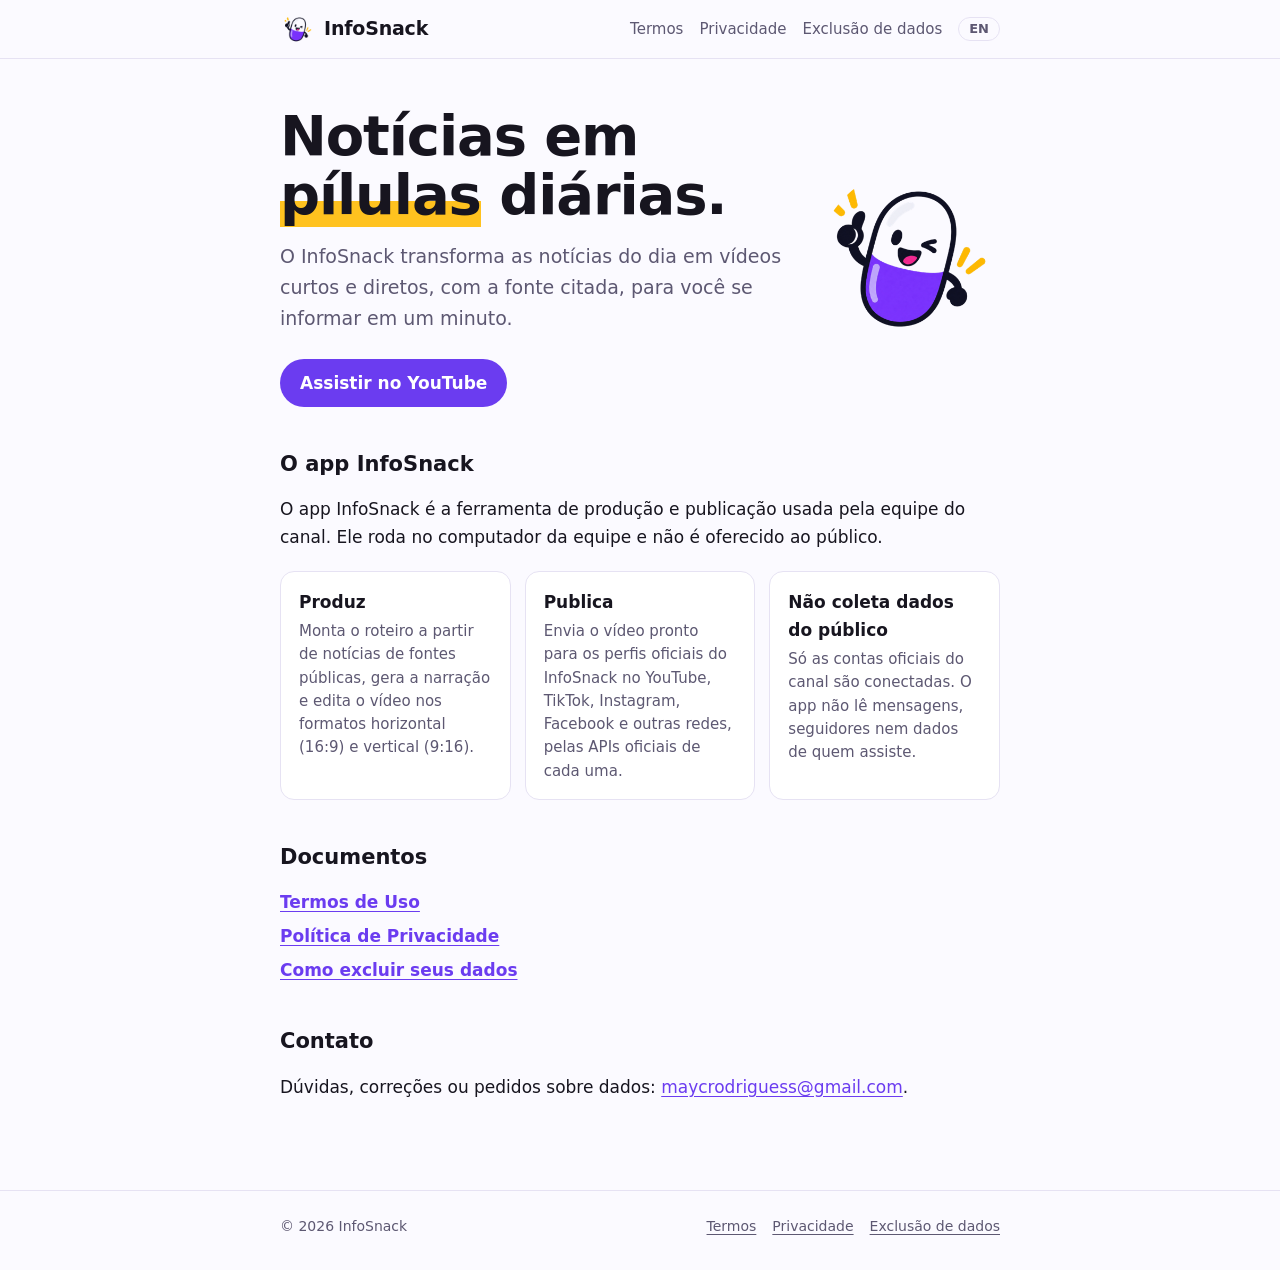
<file: index.html>
<!doctype html>
<html lang="pt-BR">
<head>
  <meta charset="utf-8">
  <meta name="viewport" content="width=device-width, initial-scale=1">
  <title>InfoSnack — Notícias em pílulas diárias</title>
  <meta name="description" content="O InfoSnack transforma as notícias do dia em vídeos curtos e diretos, com a fonte citada.">
  <link rel="icon" type="image/png" href="favicon.png">
  <link rel="alternate" hreflang="en" href="en/">
  <link rel="stylesheet" href="styles.css">
</head>
<body>
  <header class="top">
    <div class="wrap">
      <a class="brand" href="./"><img src="logo.png" alt="" width="34" height="34">InfoSnack</a>
      <nav aria-label="Páginas">
        <a href="termos.html">Termos</a>
        <a href="privacidade.html">Privacidade</a>
        <a href="exclusao-de-dados.html">Exclusão de dados</a>
        <a class="lang" href="en/" hreflang="en" lang="en">EN</a>
      </nav>
    </div>
  </header>

  <main class="wrap">
    <section class="hero">
      <div>
        <h1>Notícias em <mark>pílulas</mark> diárias.</h1>
        <p class="lead">O InfoSnack transforma as notícias do dia em vídeos curtos e diretos, com a fonte citada, para você se informar em um minuto.</p>
        <a class="button" href="https://www.youtube.com/@InfoSnack-news">Assistir no YouTube</a>
      </div>
      <img src="logo.png" alt="Mascote do InfoSnack: uma pílula sorridente" width="190" height="190">
    </section>

    <h2>O app InfoSnack</h2>
    <p>O app InfoSnack é a ferramenta de produção e publicação usada pela equipe do canal. Ele roda no computador da equipe e não é oferecido ao público.</p>
    <div class="cards">
      <div class="card">
        <h3>Produz</h3>
        <p>Monta o roteiro a partir de notícias de fontes públicas, gera a narração e edita o vídeo nos formatos horizontal (16:9) e vertical (9:16).</p>
      </div>
      <div class="card">
        <h3>Publica</h3>
        <p>Envia o vídeo pronto para os perfis oficiais do InfoSnack no YouTube, TikTok, Instagram, Facebook e outras redes, pelas APIs oficiais de cada uma.</p>
      </div>
      <div class="card">
        <h3>Não coleta dados do público</h3>
        <p>Só as contas oficiais do canal são conectadas. O app não lê mensagens, seguidores nem dados de quem assiste.</p>
      </div>
    </div>

    <h2>Documentos</h2>
    <ul class="docs">
      <li><a href="termos.html">Termos de Uso</a></li>
      <li><a href="privacidade.html">Política de Privacidade</a></li>
      <li><a href="exclusao-de-dados.html">Como excluir seus dados</a></li>
    </ul>

    <h2>Contato</h2>
    <p>Dúvidas, correções ou pedidos sobre dados: <a href="mailto:maycrodriguess@gmail.com">maycrodriguess@gmail.com</a>.</p>
  </main>

  <footer>
    <div class="wrap">
      <span>© 2026 InfoSnack</span>
      <span class="links">
        <a href="termos.html">Termos</a>
        <a href="privacidade.html">Privacidade</a>
        <a href="exclusao-de-dados.html">Exclusão de dados</a>
      </span>
    </div>
  </footer>
</body>
</html>
</file>
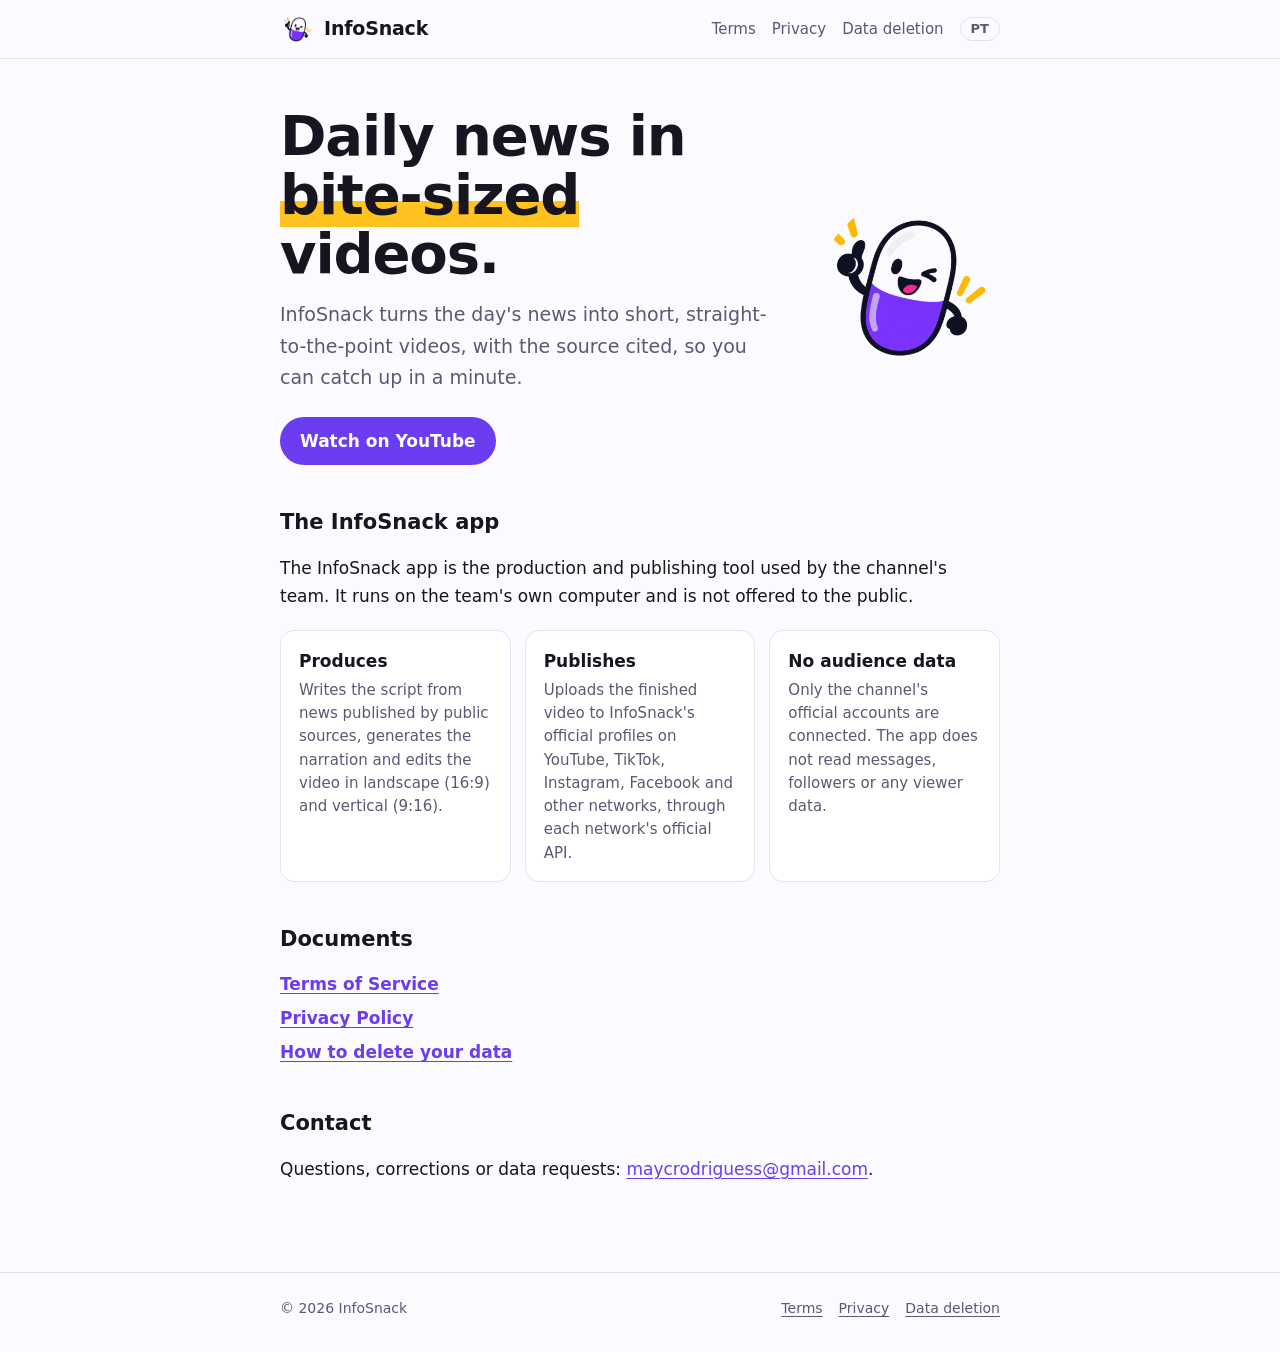
<file: en/index.html>
<!doctype html>
<html lang="en">
<head>
  <meta charset="utf-8">
  <meta name="viewport" content="width=device-width, initial-scale=1">
  <title>InfoSnack — Daily news in bite-sized videos</title>
  <meta name="description" content="InfoSnack turns the day's news into short, straight-to-the-point videos, with the source cited.">
  <link rel="icon" type="image/png" href="../favicon.png">
  <link rel="alternate" hreflang="pt-BR" href="../">
  <link rel="stylesheet" href="../styles.css">
</head>
<body>
  <header class="top">
    <div class="wrap">
      <a class="brand" href="./"><img src="../logo.png" alt="" width="34" height="34">InfoSnack</a>
      <nav aria-label="Pages">
        <a href="terms.html">Terms</a>
        <a href="privacy.html">Privacy</a>
        <a href="data-deletion.html">Data deletion</a>
        <a class="lang" href="../" hreflang="pt-BR" lang="pt-BR">PT</a>
      </nav>
    </div>
  </header>

  <main class="wrap">
    <section class="hero">
      <div>
        <h1>Daily news in <mark>bite-sized</mark> videos.</h1>
        <p class="lead">InfoSnack turns the day's news into short, straight-to-the-point videos, with the source cited, so you can catch up in a minute.</p>
        <a class="button" href="https://www.youtube.com/@InfoSnack-news">Watch on YouTube</a>
      </div>
      <img src="../logo.png" alt="InfoSnack mascot: a smiling pill" width="190" height="190">
    </section>

    <h2>The InfoSnack app</h2>
    <p>The InfoSnack app is the production and publishing tool used by the channel's team. It runs on the team's own computer and is not offered to the public.</p>
    <div class="cards">
      <div class="card">
        <h3>Produces</h3>
        <p>Writes the script from news published by public sources, generates the narration and edits the video in landscape (16:9) and vertical (9:16).</p>
      </div>
      <div class="card">
        <h3>Publishes</h3>
        <p>Uploads the finished video to InfoSnack's official profiles on YouTube, TikTok, Instagram, Facebook and other networks, through each network's official API.</p>
      </div>
      <div class="card">
        <h3>No audience data</h3>
        <p>Only the channel's official accounts are connected. The app does not read messages, followers or any viewer data.</p>
      </div>
    </div>

    <h2>Documents</h2>
    <ul class="docs">
      <li><a href="terms.html">Terms of Service</a></li>
      <li><a href="privacy.html">Privacy Policy</a></li>
      <li><a href="data-deletion.html">How to delete your data</a></li>
    </ul>

    <h2>Contact</h2>
    <p>Questions, corrections or data requests: <a href="mailto:maycrodriguess@gmail.com">maycrodriguess@gmail.com</a>.</p>
  </main>

  <footer>
    <div class="wrap">
      <span>© 2026 InfoSnack</span>
      <span class="links">
        <a href="terms.html">Terms</a>
        <a href="privacy.html">Privacy</a>
        <a href="data-deletion.html">Data deletion</a>
      </span>
    </div>
  </footer>
</body>
</html>
</file>
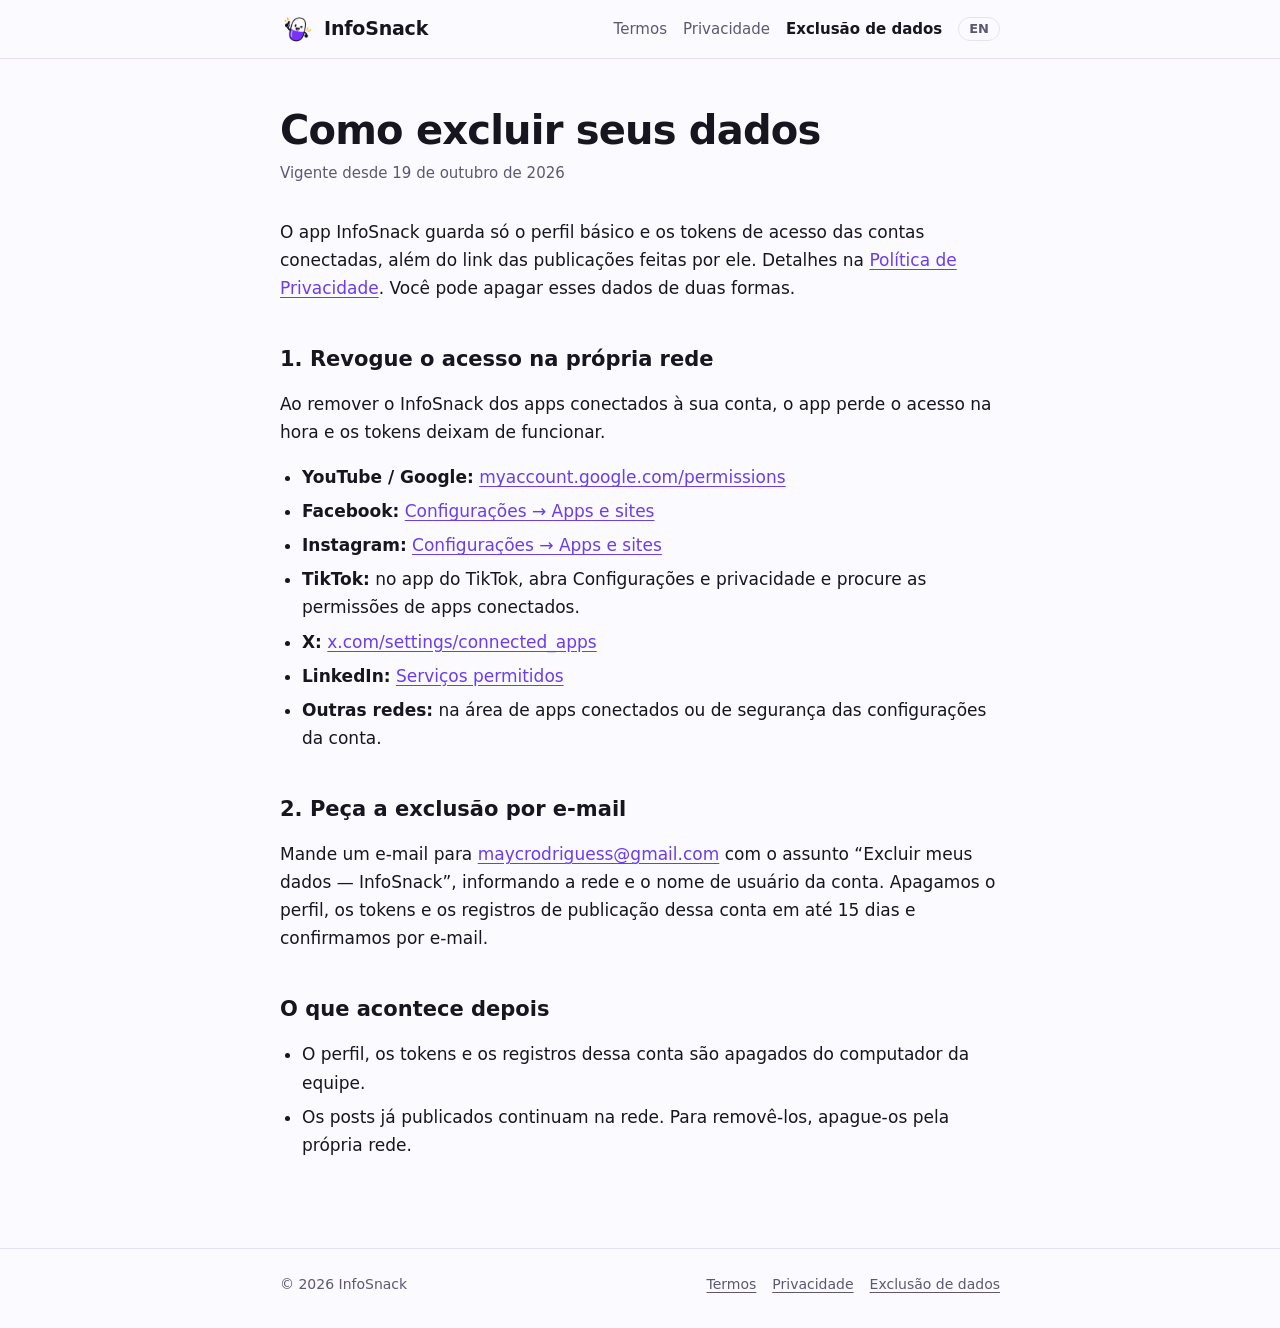
<file: exclusao-de-dados.html>
<!doctype html>
<html lang="pt-BR">
<head>
  <meta charset="utf-8">
  <meta name="viewport" content="width=device-width, initial-scale=1">
  <title>Exclusão de dados — InfoSnack</title>
  <meta name="description" content="Como pedir a exclusão dos dados guardados pelo app InfoSnack.">
  <link rel="icon" type="image/png" href="favicon.png">
  <link rel="alternate" hreflang="en" href="en/data-deletion.html">
  <link rel="stylesheet" href="styles.css">
</head>
<body>
  <header class="top">
    <div class="wrap">
      <a class="brand" href="./"><img src="logo.png" alt="" width="34" height="34">InfoSnack</a>
      <nav aria-label="Páginas">
        <a href="termos.html">Termos</a>
        <a href="privacidade.html">Privacidade</a>
        <a href="exclusao-de-dados.html" aria-current="page">Exclusão de dados</a>
        <a class="lang" href="en/data-deletion.html" hreflang="en" lang="en">EN</a>
      </nav>
    </div>
  </header>

  <main class="wrap">
    <h1>Como excluir seus dados</h1>
    <p class="meta">Vigente desde 19 de outubro de 2026</p>

    <p>O app InfoSnack guarda só o perfil básico e os tokens de acesso das contas conectadas, além do link das publicações feitas por ele. Detalhes na <a href="privacidade.html">Política de Privacidade</a>. Você pode apagar esses dados de duas formas.</p>

    <h2>1. Revogue o acesso na própria rede</h2>
    <p>Ao remover o InfoSnack dos apps conectados à sua conta, o app perde o acesso na hora e os tokens deixam de funcionar.</p>
    <ul>
      <li><strong>YouTube / Google:</strong> <a href="https://myaccount.google.com/permissions">myaccount.google.com/permissions</a></li>
      <li><strong>Facebook:</strong> <a href="https://www.facebook.com/settings?tab=applications">Configurações → Apps e sites</a></li>
      <li><strong>Instagram:</strong> <a href="https://www.instagram.com/accounts/manage_access/">Configurações → Apps e sites</a></li>
      <li><strong>TikTok:</strong> no app do TikTok, abra Configurações e privacidade e procure as permissões de apps conectados.</li>
      <li><strong>X:</strong> <a href="https://x.com/settings/connected_apps">x.com/settings/connected_apps</a></li>
      <li><strong>LinkedIn:</strong> <a href="https://www.linkedin.com/psettings/permitted-services">Serviços permitidos</a></li>
      <li><strong>Outras redes:</strong> na área de apps conectados ou de segurança das configurações da conta.</li>
    </ul>

    <h2>2. Peça a exclusão por e-mail</h2>
    <p>Mande um e-mail para <a href="mailto:maycrodriguess@gmail.com?subject=Excluir%20meus%20dados%20%E2%80%94%20InfoSnack">maycrodriguess@gmail.com</a> com o assunto “Excluir meus dados — InfoSnack”, informando a rede e o nome de usuário da conta. Apagamos o perfil, os tokens e os registros de publicação dessa conta em até 15 dias e confirmamos por e-mail.</p>

    <h2>O que acontece depois</h2>
    <ul>
      <li>O perfil, os tokens e os registros dessa conta são apagados do computador da equipe.</li>
      <li>Os posts já publicados continuam na rede. Para removê-los, apague-os pela própria rede.</li>
    </ul>
  </main>

  <footer>
    <div class="wrap">
      <span>© 2026 InfoSnack</span>
      <span class="links">
        <a href="termos.html">Termos</a>
        <a href="privacidade.html">Privacidade</a>
        <a href="exclusao-de-dados.html">Exclusão de dados</a>
      </span>
    </div>
  </footer>
</body>
</html>
</file>
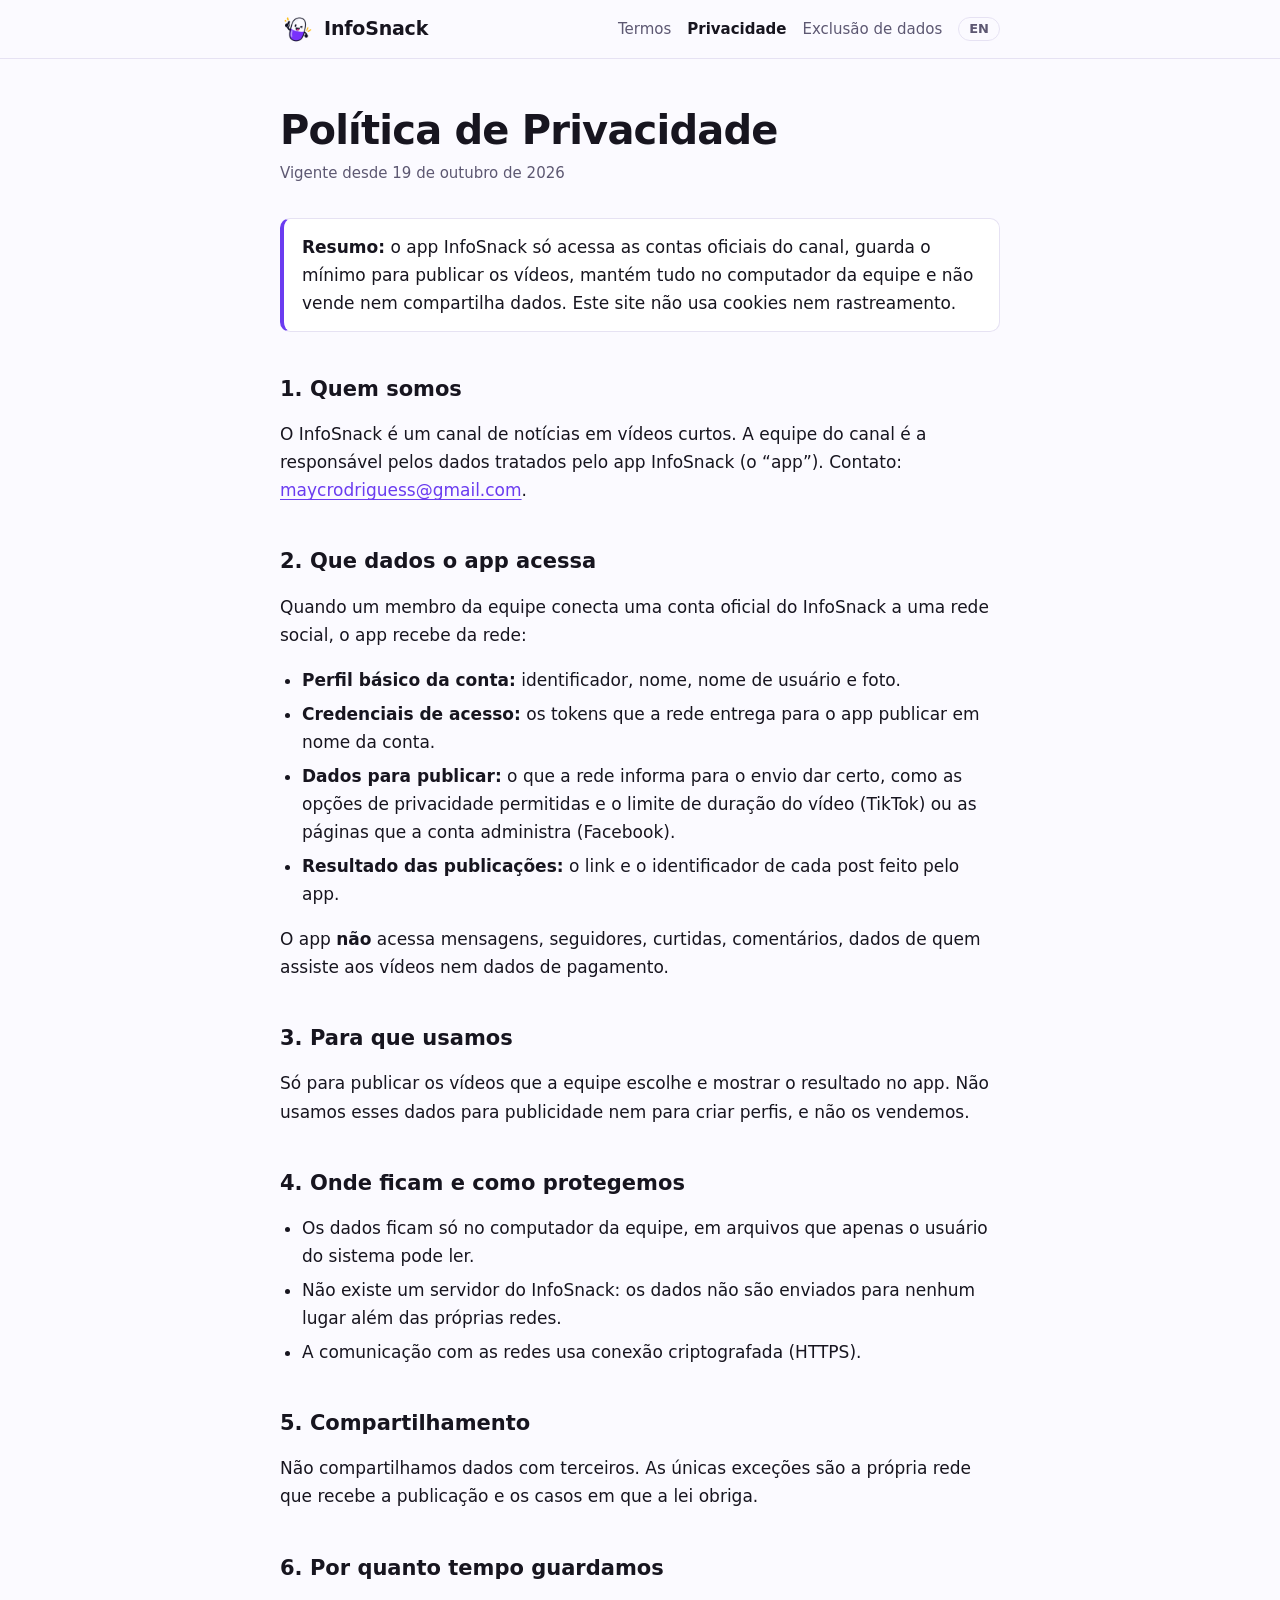
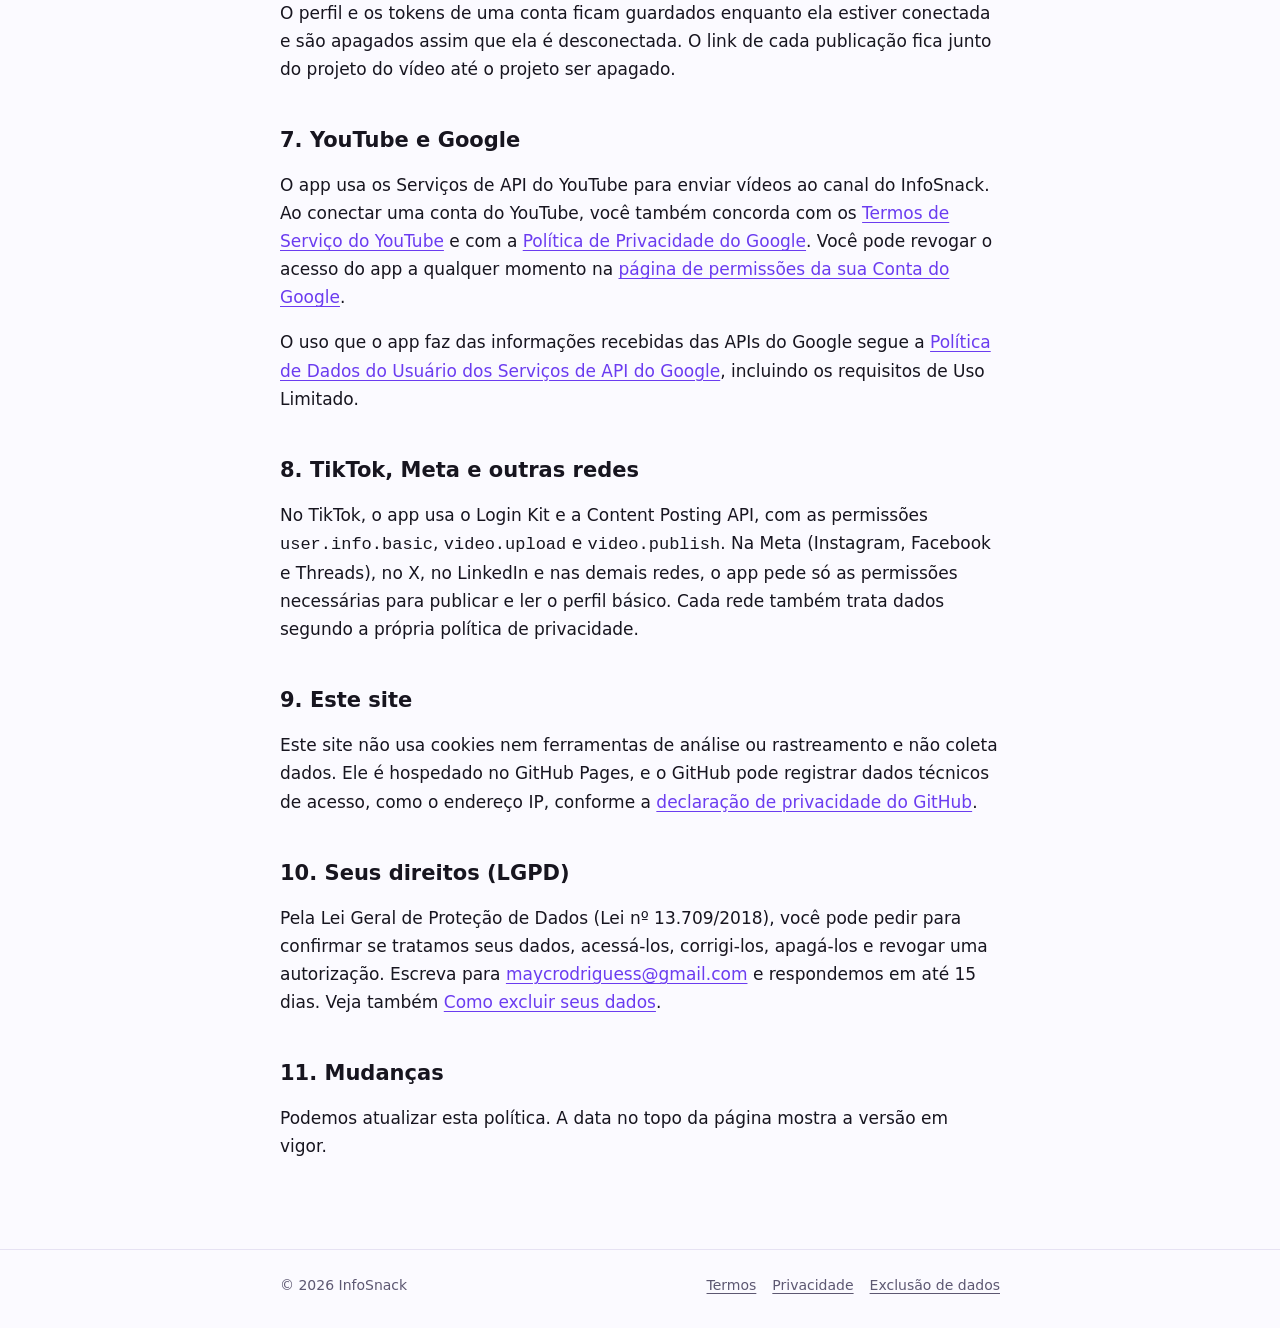
<file: privacidade.html>
<!doctype html>
<html lang="pt-BR">
<head>
  <meta charset="utf-8">
  <meta name="viewport" content="width=device-width, initial-scale=1">
  <title>Política de Privacidade — InfoSnack</title>
  <meta name="description" content="Como o app InfoSnack e este site tratam dados.">
  <link rel="icon" type="image/png" href="favicon.png">
  <link rel="alternate" hreflang="en" href="en/privacy.html">
  <link rel="stylesheet" href="styles.css">
</head>
<body>
  <header class="top">
    <div class="wrap">
      <a class="brand" href="./"><img src="logo.png" alt="" width="34" height="34">InfoSnack</a>
      <nav aria-label="Páginas">
        <a href="termos.html">Termos</a>
        <a href="privacidade.html" aria-current="page">Privacidade</a>
        <a href="exclusao-de-dados.html">Exclusão de dados</a>
        <a class="lang" href="en/privacy.html" hreflang="en" lang="en">EN</a>
      </nav>
    </div>
  </header>

  <main class="wrap">
    <h1>Política de Privacidade</h1>
    <p class="meta">Vigente desde 19 de outubro de 2026</p>

    <div class="note"><p><strong>Resumo:</strong> o app InfoSnack só acessa as contas oficiais do canal, guarda o mínimo para publicar os vídeos, mantém tudo no computador da equipe e não vende nem compartilha dados. Este site não usa cookies nem rastreamento.</p></div>

    <h2>1. Quem somos</h2>
    <p>O InfoSnack é um canal de notícias em vídeos curtos. A equipe do canal é a responsável pelos dados tratados pelo app InfoSnack (o “app”). Contato: <a href="mailto:maycrodriguess@gmail.com">maycrodriguess@gmail.com</a>.</p>

    <h2>2. Que dados o app acessa</h2>
    <p>Quando um membro da equipe conecta uma conta oficial do InfoSnack a uma rede social, o app recebe da rede:</p>
    <ul>
      <li><strong>Perfil básico da conta:</strong> identificador, nome, nome de usuário e foto.</li>
      <li><strong>Credenciais de acesso:</strong> os tokens que a rede entrega para o app publicar em nome da conta.</li>
      <li><strong>Dados para publicar:</strong> o que a rede informa para o envio dar certo, como as opções de privacidade permitidas e o limite de duração do vídeo (TikTok) ou as páginas que a conta administra (Facebook).</li>
      <li><strong>Resultado das publicações:</strong> o link e o identificador de cada post feito pelo app.</li>
    </ul>
    <p>O app <strong>não</strong> acessa mensagens, seguidores, curtidas, comentários, dados de quem assiste aos vídeos nem dados de pagamento.</p>

    <h2>3. Para que usamos</h2>
    <p>Só para publicar os vídeos que a equipe escolhe e mostrar o resultado no app. Não usamos esses dados para publicidade nem para criar perfis, e não os vendemos.</p>

    <h2>4. Onde ficam e como protegemos</h2>
    <ul>
      <li>Os dados ficam só no computador da equipe, em arquivos que apenas o usuário do sistema pode ler.</li>
      <li>Não existe um servidor do InfoSnack: os dados não são enviados para nenhum lugar além das próprias redes.</li>
      <li>A comunicação com as redes usa conexão criptografada (HTTPS).</li>
    </ul>

    <h2>5. Compartilhamento</h2>
    <p>Não compartilhamos dados com terceiros. As únicas exceções são a própria rede que recebe a publicação e os casos em que a lei obriga.</p>

    <h2>6. Por quanto tempo guardamos</h2>
    <p>O perfil e os tokens de uma conta ficam guardados enquanto ela estiver conectada e são apagados assim que ela é desconectada. O link de cada publicação fica junto do projeto do vídeo até o projeto ser apagado.</p>

    <h2>7. YouTube e Google</h2>
    <p>O app usa os Serviços de API do YouTube para enviar vídeos ao canal do InfoSnack. Ao conectar uma conta do YouTube, você também concorda com os <a href="https://www.youtube.com/t/terms">Termos de Serviço do YouTube</a> e com a <a href="https://policies.google.com/privacy">Política de Privacidade do Google</a>. Você pode revogar o acesso do app a qualquer momento na <a href="https://security.google.com/settings/security/permissions">página de permissões da sua Conta do Google</a>.</p>
    <p>O uso que o app faz das informações recebidas das APIs do Google segue a <a href="https://developers.google.com/terms/api-services-user-data-policy">Política de Dados do Usuário dos Serviços de API do Google</a>, incluindo os requisitos de Uso Limitado.</p>

    <h2>8. TikTok, Meta e outras redes</h2>
    <p>No TikTok, o app usa o Login Kit e a Content Posting API, com as permissões <code>user.info.basic</code>, <code>video.upload</code> e <code>video.publish</code>. Na Meta (Instagram, Facebook e Threads), no X, no LinkedIn e nas demais redes, o app pede só as permissões necessárias para publicar e ler o perfil básico. Cada rede também trata dados segundo a própria política de privacidade.</p>

    <h2>9. Este site</h2>
    <p>Este site não usa cookies nem ferramentas de análise ou rastreamento e não coleta dados. Ele é hospedado no GitHub Pages, e o GitHub pode registrar dados técnicos de acesso, como o endereço IP, conforme a <a href="https://docs.github.com/site-policy/privacy-policies/github-general-privacy-statement">declaração de privacidade do GitHub</a>.</p>

    <h2>10. Seus direitos (LGPD)</h2>
    <p>Pela Lei Geral de Proteção de Dados (Lei nº 13.709/2018), você pode pedir para confirmar se tratamos seus dados, acessá-los, corrigi-los, apagá-los e revogar uma autorização. Escreva para <a href="mailto:maycrodriguess@gmail.com">maycrodriguess@gmail.com</a> e respondemos em até 15 dias. Veja também <a href="exclusao-de-dados.html">Como excluir seus dados</a>.</p>

    <h2>11. Mudanças</h2>
    <p>Podemos atualizar esta política. A data no topo da página mostra a versão em vigor.</p>
  </main>

  <footer>
    <div class="wrap">
      <span>© 2026 InfoSnack</span>
      <span class="links">
        <a href="termos.html">Termos</a>
        <a href="privacidade.html">Privacidade</a>
        <a href="exclusao-de-dados.html">Exclusão de dados</a>
      </span>
    </div>
  </footer>
</body>
</html>
</file>
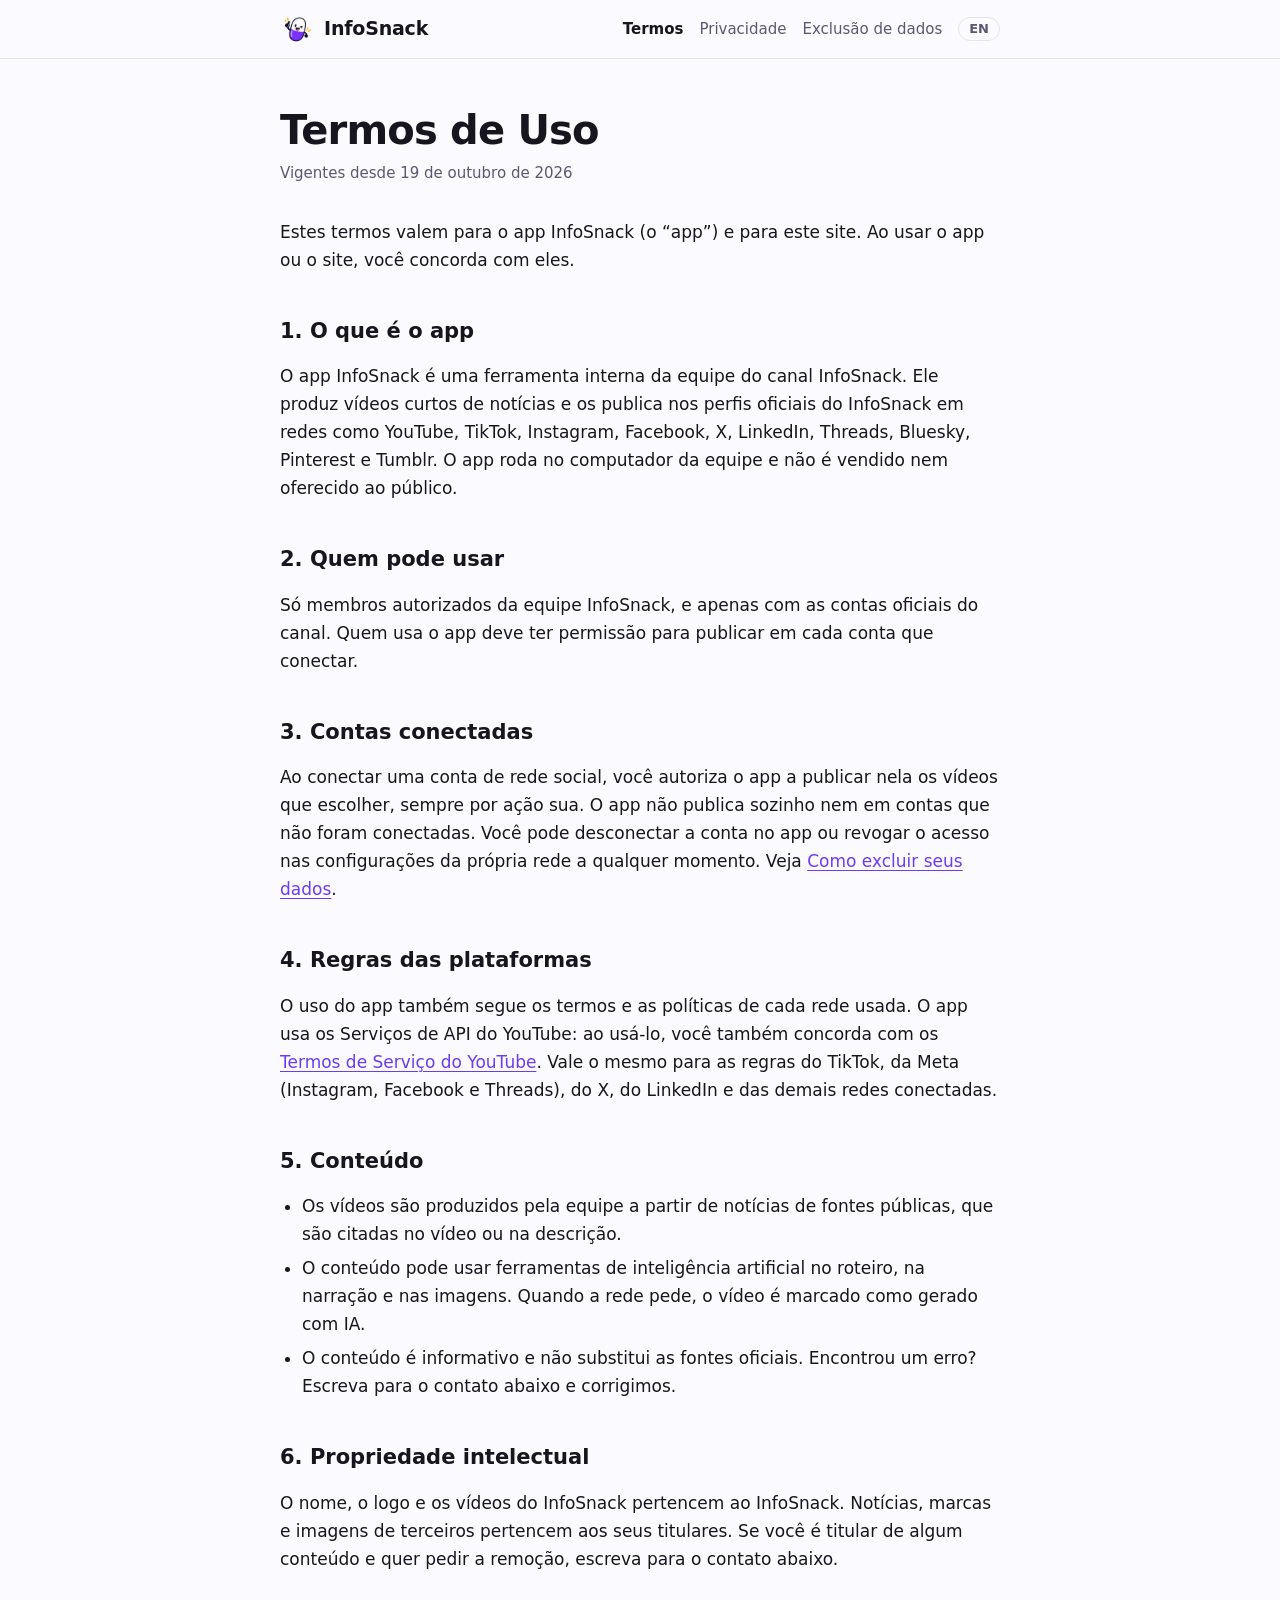
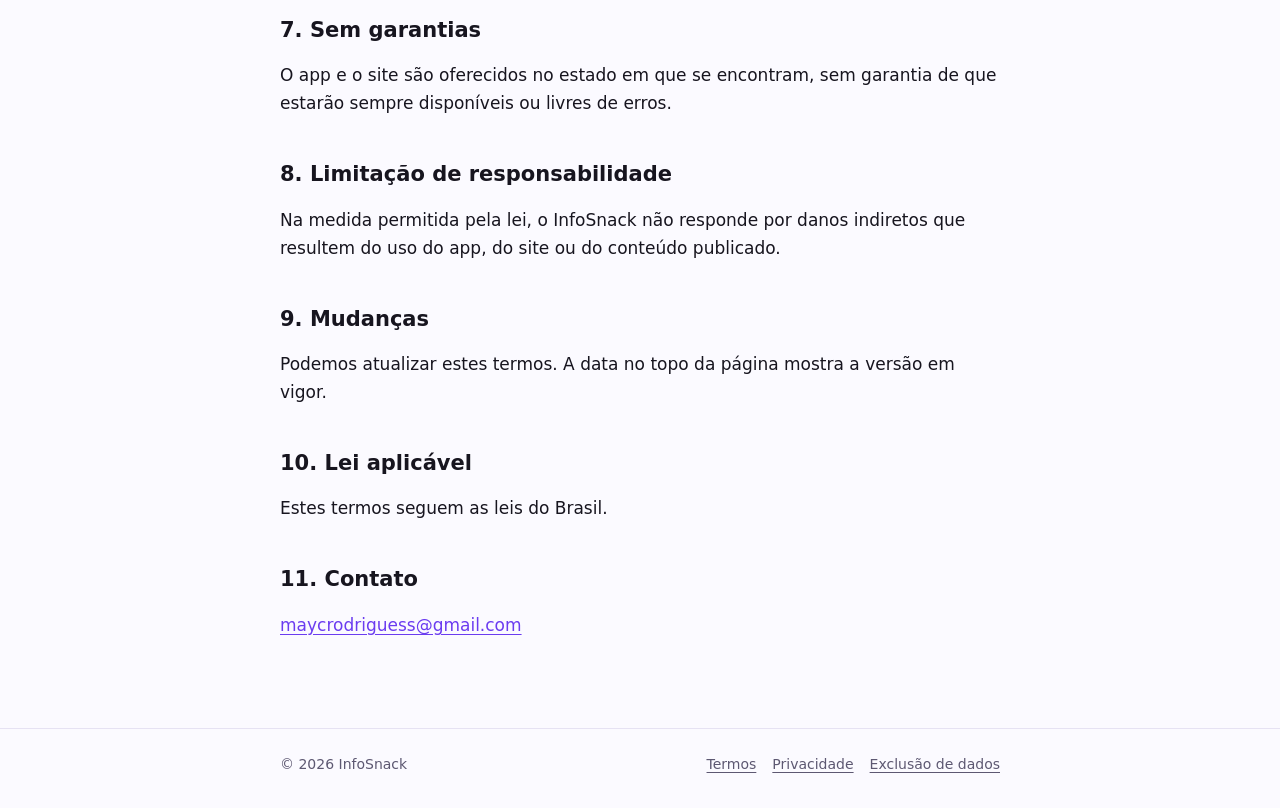
<file: termos.html>
<!doctype html>
<html lang="pt-BR">
<head>
  <meta charset="utf-8">
  <meta name="viewport" content="width=device-width, initial-scale=1">
  <title>Termos de Uso — InfoSnack</title>
  <meta name="description" content="Termos de Uso do app InfoSnack e deste site.">
  <link rel="icon" type="image/png" href="favicon.png">
  <link rel="alternate" hreflang="en" href="en/terms.html">
  <link rel="stylesheet" href="styles.css">
</head>
<body>
  <header class="top">
    <div class="wrap">
      <a class="brand" href="./"><img src="logo.png" alt="" width="34" height="34">InfoSnack</a>
      <nav aria-label="Páginas">
        <a href="termos.html" aria-current="page">Termos</a>
        <a href="privacidade.html">Privacidade</a>
        <a href="exclusao-de-dados.html">Exclusão de dados</a>
        <a class="lang" href="en/terms.html" hreflang="en" lang="en">EN</a>
      </nav>
    </div>
  </header>

  <main class="wrap">
    <h1>Termos de Uso</h1>
    <p class="meta">Vigentes desde 19 de outubro de 2026</p>

    <p>Estes termos valem para o app InfoSnack (o “app”) e para este site. Ao usar o app ou o site, você concorda com eles.</p>

    <h2>1. O que é o app</h2>
    <p>O app InfoSnack é uma ferramenta interna da equipe do canal InfoSnack. Ele produz vídeos curtos de notícias e os publica nos perfis oficiais do InfoSnack em redes como YouTube, TikTok, Instagram, Facebook, X, LinkedIn, Threads, Bluesky, Pinterest e Tumblr. O app roda no computador da equipe e não é vendido nem oferecido ao público.</p>

    <h2>2. Quem pode usar</h2>
    <p>Só membros autorizados da equipe InfoSnack, e apenas com as contas oficiais do canal. Quem usa o app deve ter permissão para publicar em cada conta que conectar.</p>

    <h2>3. Contas conectadas</h2>
    <p>Ao conectar uma conta de rede social, você autoriza o app a publicar nela os vídeos que escolher, sempre por ação sua. O app não publica sozinho nem em contas que não foram conectadas. Você pode desconectar a conta no app ou revogar o acesso nas configurações da própria rede a qualquer momento. Veja <a href="exclusao-de-dados.html">Como excluir seus dados</a>.</p>

    <h2>4. Regras das plataformas</h2>
    <p>O uso do app também segue os termos e as políticas de cada rede usada. O app usa os Serviços de API do YouTube: ao usá-lo, você também concorda com os <a href="https://www.youtube.com/t/terms">Termos de Serviço do YouTube</a>. Vale o mesmo para as regras do TikTok, da Meta (Instagram, Facebook e Threads), do X, do LinkedIn e das demais redes conectadas.</p>

    <h2>5. Conteúdo</h2>
    <ul>
      <li>Os vídeos são produzidos pela equipe a partir de notícias de fontes públicas, que são citadas no vídeo ou na descrição.</li>
      <li>O conteúdo pode usar ferramentas de inteligência artificial no roteiro, na narração e nas imagens. Quando a rede pede, o vídeo é marcado como gerado com IA.</li>
      <li>O conteúdo é informativo e não substitui as fontes oficiais. Encontrou um erro? Escreva para o contato abaixo e corrigimos.</li>
    </ul>

    <h2>6. Propriedade intelectual</h2>
    <p>O nome, o logo e os vídeos do InfoSnack pertencem ao InfoSnack. Notícias, marcas e imagens de terceiros pertencem aos seus titulares. Se você é titular de algum conteúdo e quer pedir a remoção, escreva para o contato abaixo.</p>

    <h2>7. Sem garantias</h2>
    <p>O app e o site são oferecidos no estado em que se encontram, sem garantia de que estarão sempre disponíveis ou livres de erros.</p>

    <h2>8. Limitação de responsabilidade</h2>
    <p>Na medida permitida pela lei, o InfoSnack não responde por danos indiretos que resultem do uso do app, do site ou do conteúdo publicado.</p>

    <h2>9. Mudanças</h2>
    <p>Podemos atualizar estes termos. A data no topo da página mostra a versão em vigor.</p>

    <h2>10. Lei aplicável</h2>
    <p>Estes termos seguem as leis do Brasil.</p>

    <h2>11. Contato</h2>
    <p><a href="mailto:maycrodriguess@gmail.com">maycrodriguess@gmail.com</a></p>
  </main>

  <footer>
    <div class="wrap">
      <span>© 2026 InfoSnack</span>
      <span class="links">
        <a href="termos.html">Termos</a>
        <a href="privacidade.html">Privacidade</a>
        <a href="exclusao-de-dados.html">Exclusão de dados</a>
      </span>
    </div>
  </footer>
</body>
</html>
</file>
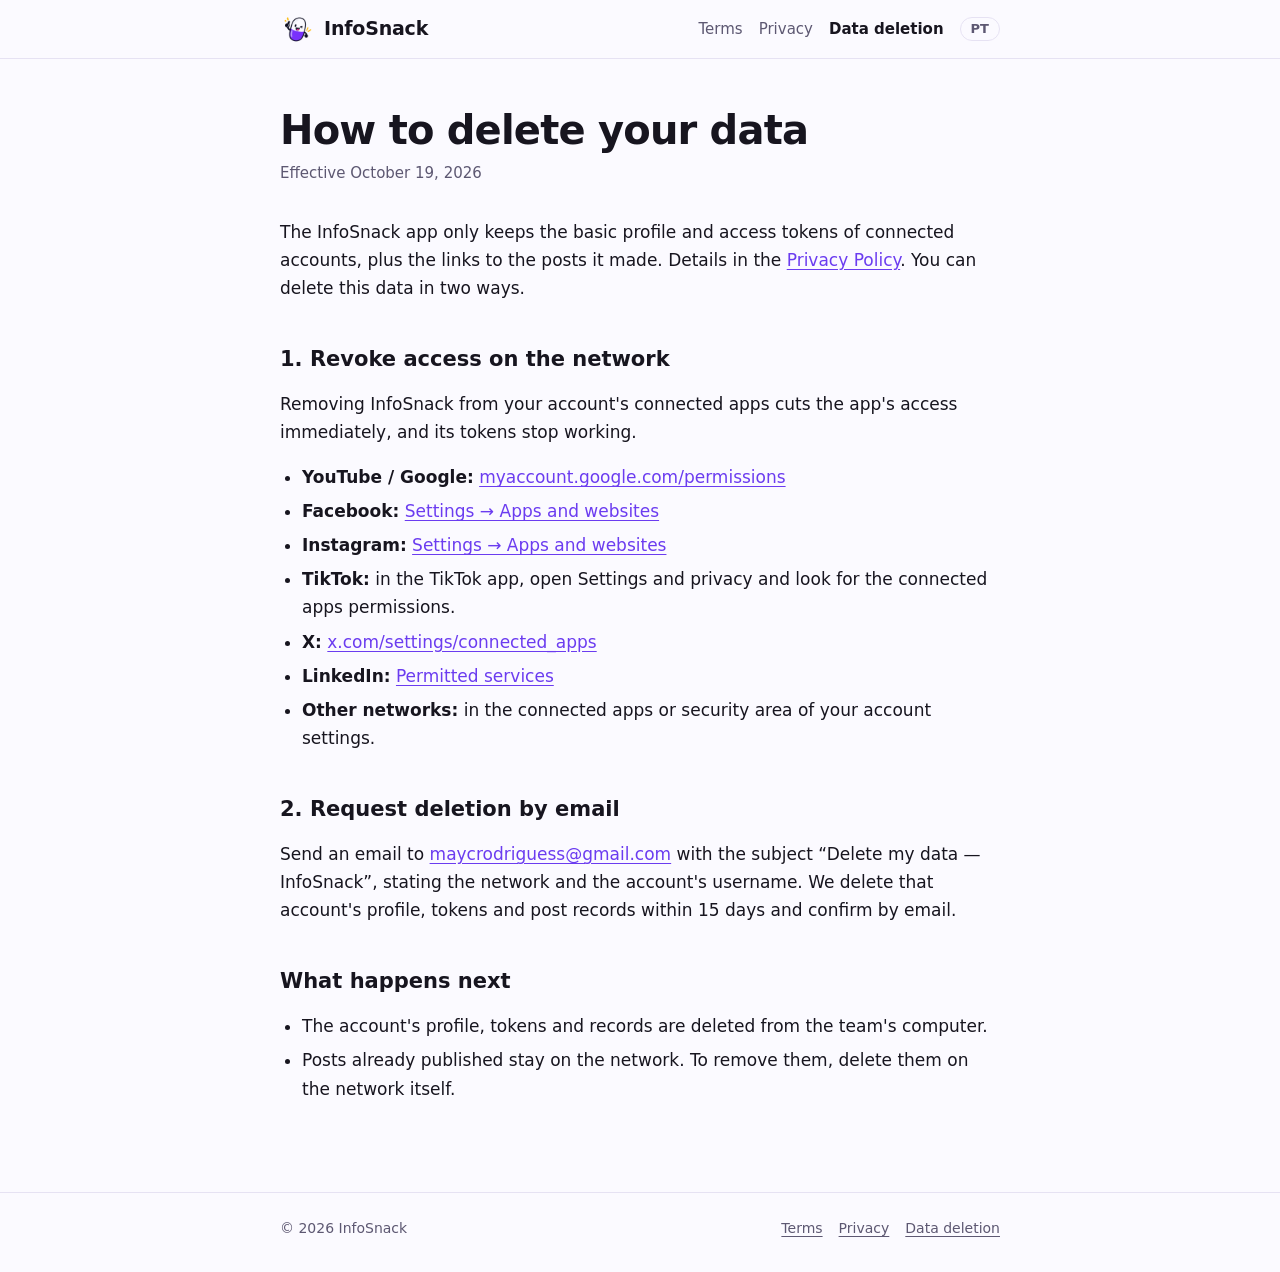
<file: en/data-deletion.html>
<!doctype html>
<html lang="en">
<head>
  <meta charset="utf-8">
  <meta name="viewport" content="width=device-width, initial-scale=1">
  <title>Data deletion — InfoSnack</title>
  <meta name="description" content="How to request deletion of the data kept by the InfoSnack app.">
  <link rel="icon" type="image/png" href="../favicon.png">
  <link rel="alternate" hreflang="pt-BR" href="../exclusao-de-dados.html">
  <link rel="stylesheet" href="../styles.css">
</head>
<body>
  <header class="top">
    <div class="wrap">
      <a class="brand" href="./"><img src="../logo.png" alt="" width="34" height="34">InfoSnack</a>
      <nav aria-label="Pages">
        <a href="terms.html">Terms</a>
        <a href="privacy.html">Privacy</a>
        <a href="data-deletion.html" aria-current="page">Data deletion</a>
        <a class="lang" href="../exclusao-de-dados.html" hreflang="pt-BR" lang="pt-BR">PT</a>
      </nav>
    </div>
  </header>

  <main class="wrap">
    <h1>How to delete your data</h1>
    <p class="meta">Effective October 19, 2026</p>

    <p>The InfoSnack app only keeps the basic profile and access tokens of connected accounts, plus the links to the posts it made. Details in the <a href="privacy.html">Privacy Policy</a>. You can delete this data in two ways.</p>

    <h2>1. Revoke access on the network</h2>
    <p>Removing InfoSnack from your account's connected apps cuts the app's access immediately, and its tokens stop working.</p>
    <ul>
      <li><strong>YouTube / Google:</strong> <a href="https://myaccount.google.com/permissions">myaccount.google.com/permissions</a></li>
      <li><strong>Facebook:</strong> <a href="https://www.facebook.com/settings?tab=applications">Settings → Apps and websites</a></li>
      <li><strong>Instagram:</strong> <a href="https://www.instagram.com/accounts/manage_access/">Settings → Apps and websites</a></li>
      <li><strong>TikTok:</strong> in the TikTok app, open Settings and privacy and look for the connected apps permissions.</li>
      <li><strong>X:</strong> <a href="https://x.com/settings/connected_apps">x.com/settings/connected_apps</a></li>
      <li><strong>LinkedIn:</strong> <a href="https://www.linkedin.com/psettings/permitted-services">Permitted services</a></li>
      <li><strong>Other networks:</strong> in the connected apps or security area of your account settings.</li>
    </ul>

    <h2>2. Request deletion by email</h2>
    <p>Send an email to <a href="mailto:maycrodriguess@gmail.com?subject=Delete%20my%20data%20%E2%80%94%20InfoSnack">maycrodriguess@gmail.com</a> with the subject “Delete my data — InfoSnack”, stating the network and the account's username. We delete that account's profile, tokens and post records within 15 days and confirm by email.</p>

    <h2>What happens next</h2>
    <ul>
      <li>The account's profile, tokens and records are deleted from the team's computer.</li>
      <li>Posts already published stay on the network. To remove them, delete them on the network itself.</li>
    </ul>
  </main>

  <footer>
    <div class="wrap">
      <span>© 2026 InfoSnack</span>
      <span class="links">
        <a href="terms.html">Terms</a>
        <a href="privacy.html">Privacy</a>
        <a href="data-deletion.html">Data deletion</a>
      </span>
    </div>
  </footer>
</body>
</html>
</file>
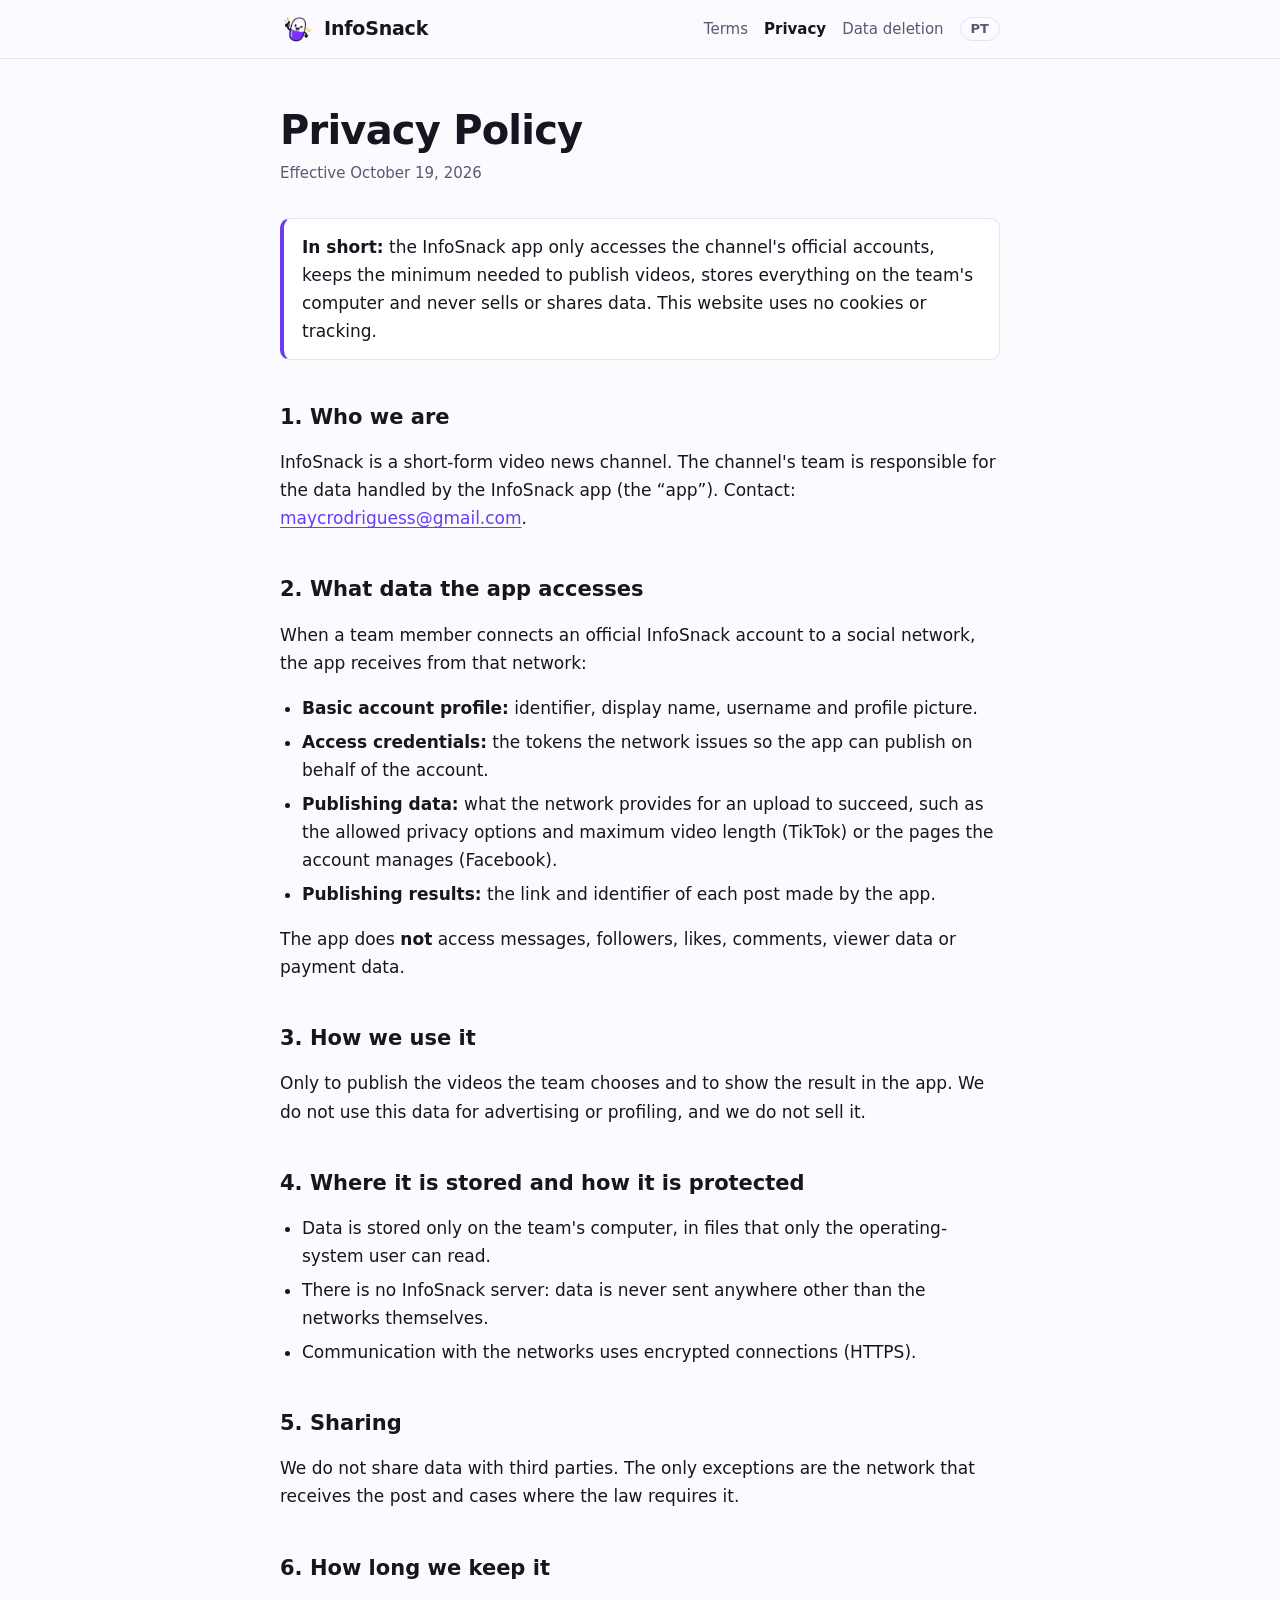
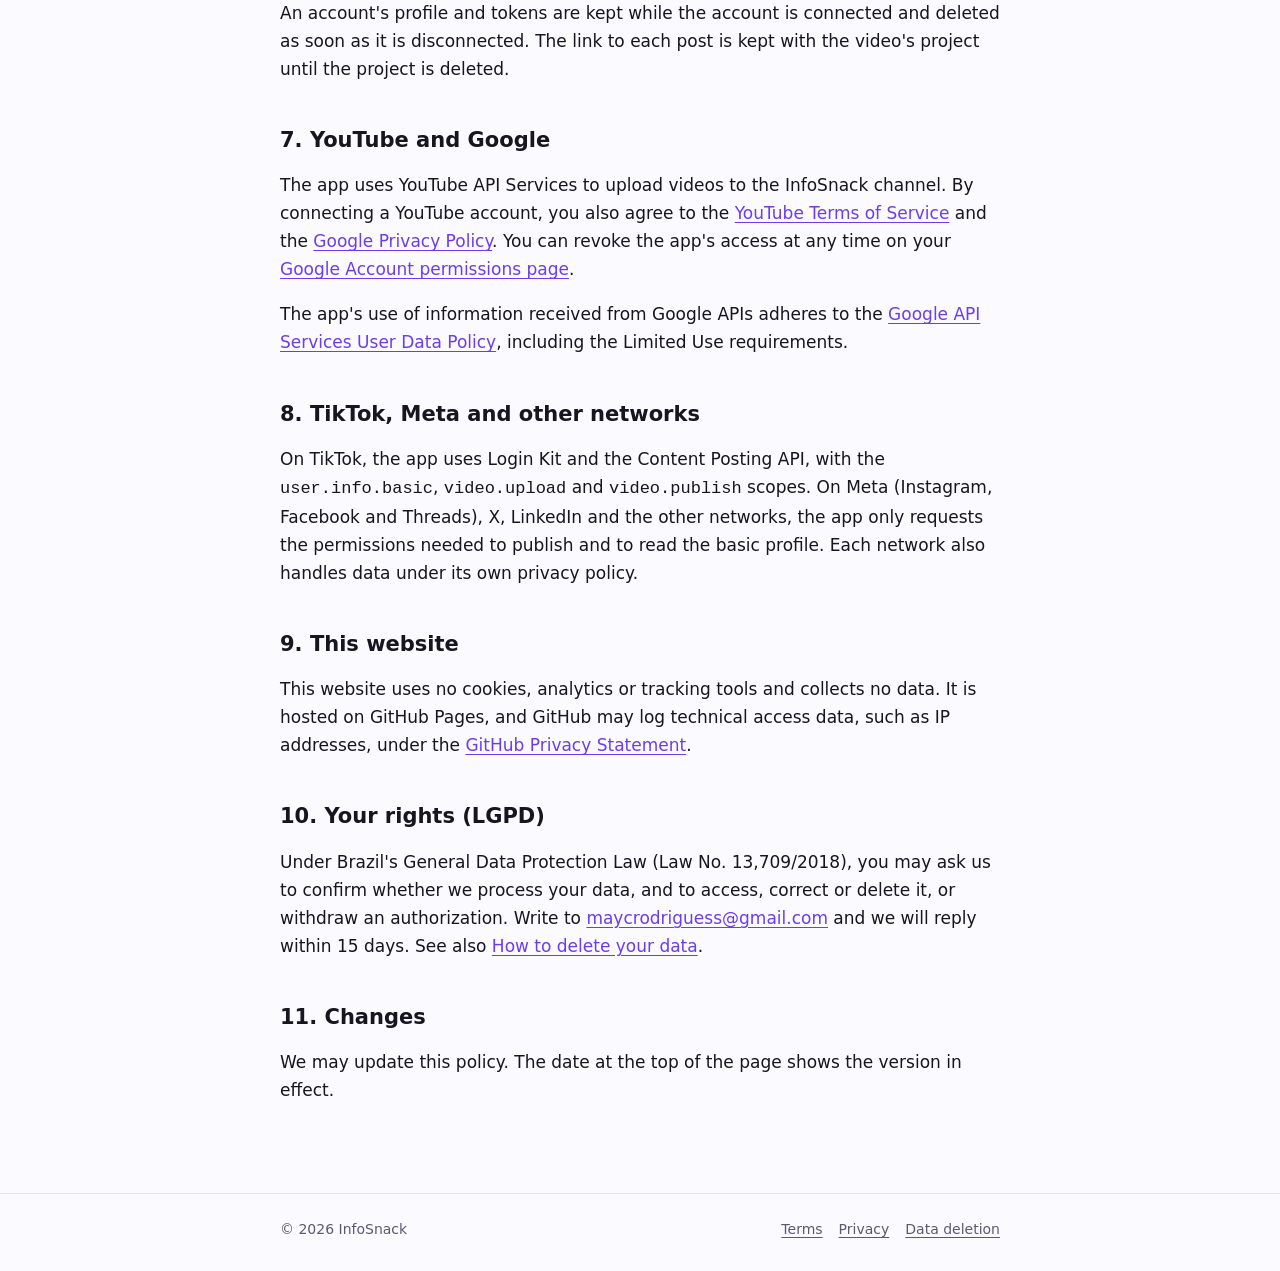
<file: en/privacy.html>
<!doctype html>
<html lang="en">
<head>
  <meta charset="utf-8">
  <meta name="viewport" content="width=device-width, initial-scale=1">
  <title>Privacy Policy — InfoSnack</title>
  <meta name="description" content="How the InfoSnack app and this website handle data.">
  <link rel="icon" type="image/png" href="../favicon.png">
  <link rel="alternate" hreflang="pt-BR" href="../privacidade.html">
  <link rel="stylesheet" href="../styles.css">
</head>
<body>
  <header class="top">
    <div class="wrap">
      <a class="brand" href="./"><img src="../logo.png" alt="" width="34" height="34">InfoSnack</a>
      <nav aria-label="Pages">
        <a href="terms.html">Terms</a>
        <a href="privacy.html" aria-current="page">Privacy</a>
        <a href="data-deletion.html">Data deletion</a>
        <a class="lang" href="../privacidade.html" hreflang="pt-BR" lang="pt-BR">PT</a>
      </nav>
    </div>
  </header>

  <main class="wrap">
    <h1>Privacy Policy</h1>
    <p class="meta">Effective October 19, 2026</p>

    <div class="note"><p><strong>In short:</strong> the InfoSnack app only accesses the channel's official accounts, keeps the minimum needed to publish videos, stores everything on the team's computer and never sells or shares data. This website uses no cookies or tracking.</p></div>

    <h2>1. Who we are</h2>
    <p>InfoSnack is a short-form video news channel. The channel's team is responsible for the data handled by the InfoSnack app (the “app”). Contact: <a href="mailto:maycrodriguess@gmail.com">maycrodriguess@gmail.com</a>.</p>

    <h2>2. What data the app accesses</h2>
    <p>When a team member connects an official InfoSnack account to a social network, the app receives from that network:</p>
    <ul>
      <li><strong>Basic account profile:</strong> identifier, display name, username and profile picture.</li>
      <li><strong>Access credentials:</strong> the tokens the network issues so the app can publish on behalf of the account.</li>
      <li><strong>Publishing data:</strong> what the network provides for an upload to succeed, such as the allowed privacy options and maximum video length (TikTok) or the pages the account manages (Facebook).</li>
      <li><strong>Publishing results:</strong> the link and identifier of each post made by the app.</li>
    </ul>
    <p>The app does <strong>not</strong> access messages, followers, likes, comments, viewer data or payment data.</p>

    <h2>3. How we use it</h2>
    <p>Only to publish the videos the team chooses and to show the result in the app. We do not use this data for advertising or profiling, and we do not sell it.</p>

    <h2>4. Where it is stored and how it is protected</h2>
    <ul>
      <li>Data is stored only on the team's computer, in files that only the operating-system user can read.</li>
      <li>There is no InfoSnack server: data is never sent anywhere other than the networks themselves.</li>
      <li>Communication with the networks uses encrypted connections (HTTPS).</li>
    </ul>

    <h2>5. Sharing</h2>
    <p>We do not share data with third parties. The only exceptions are the network that receives the post and cases where the law requires it.</p>

    <h2>6. How long we keep it</h2>
    <p>An account's profile and tokens are kept while the account is connected and deleted as soon as it is disconnected. The link to each post is kept with the video's project until the project is deleted.</p>

    <h2>7. YouTube and Google</h2>
    <p>The app uses YouTube API Services to upload videos to the InfoSnack channel. By connecting a YouTube account, you also agree to the <a href="https://www.youtube.com/t/terms">YouTube Terms of Service</a> and the <a href="https://policies.google.com/privacy">Google Privacy Policy</a>. You can revoke the app's access at any time on your <a href="https://security.google.com/settings/security/permissions">Google Account permissions page</a>.</p>
    <p>The app's use of information received from Google APIs adheres to the <a href="https://developers.google.com/terms/api-services-user-data-policy">Google API Services User Data Policy</a>, including the Limited Use requirements.</p>

    <h2>8. TikTok, Meta and other networks</h2>
    <p>On TikTok, the app uses Login Kit and the Content Posting API, with the <code>user.info.basic</code>, <code>video.upload</code> and <code>video.publish</code> scopes. On Meta (Instagram, Facebook and Threads), X, LinkedIn and the other networks, the app only requests the permissions needed to publish and to read the basic profile. Each network also handles data under its own privacy policy.</p>

    <h2>9. This website</h2>
    <p>This website uses no cookies, analytics or tracking tools and collects no data. It is hosted on GitHub Pages, and GitHub may log technical access data, such as IP addresses, under the <a href="https://docs.github.com/site-policy/privacy-policies/github-general-privacy-statement">GitHub Privacy Statement</a>.</p>

    <h2>10. Your rights (LGPD)</h2>
    <p>Under Brazil's General Data Protection Law (Law No. 13,709/2018), you may ask us to confirm whether we process your data, and to access, correct or delete it, or withdraw an authorization. Write to <a href="mailto:maycrodriguess@gmail.com">maycrodriguess@gmail.com</a> and we will reply within 15 days. See also <a href="data-deletion.html">How to delete your data</a>.</p>

    <h2>11. Changes</h2>
    <p>We may update this policy. The date at the top of the page shows the version in effect.</p>
  </main>

  <footer>
    <div class="wrap">
      <span>© 2026 InfoSnack</span>
      <span class="links">
        <a href="terms.html">Terms</a>
        <a href="privacy.html">Privacy</a>
        <a href="data-deletion.html">Data deletion</a>
      </span>
    </div>
  </footer>
</body>
</html>
</file>
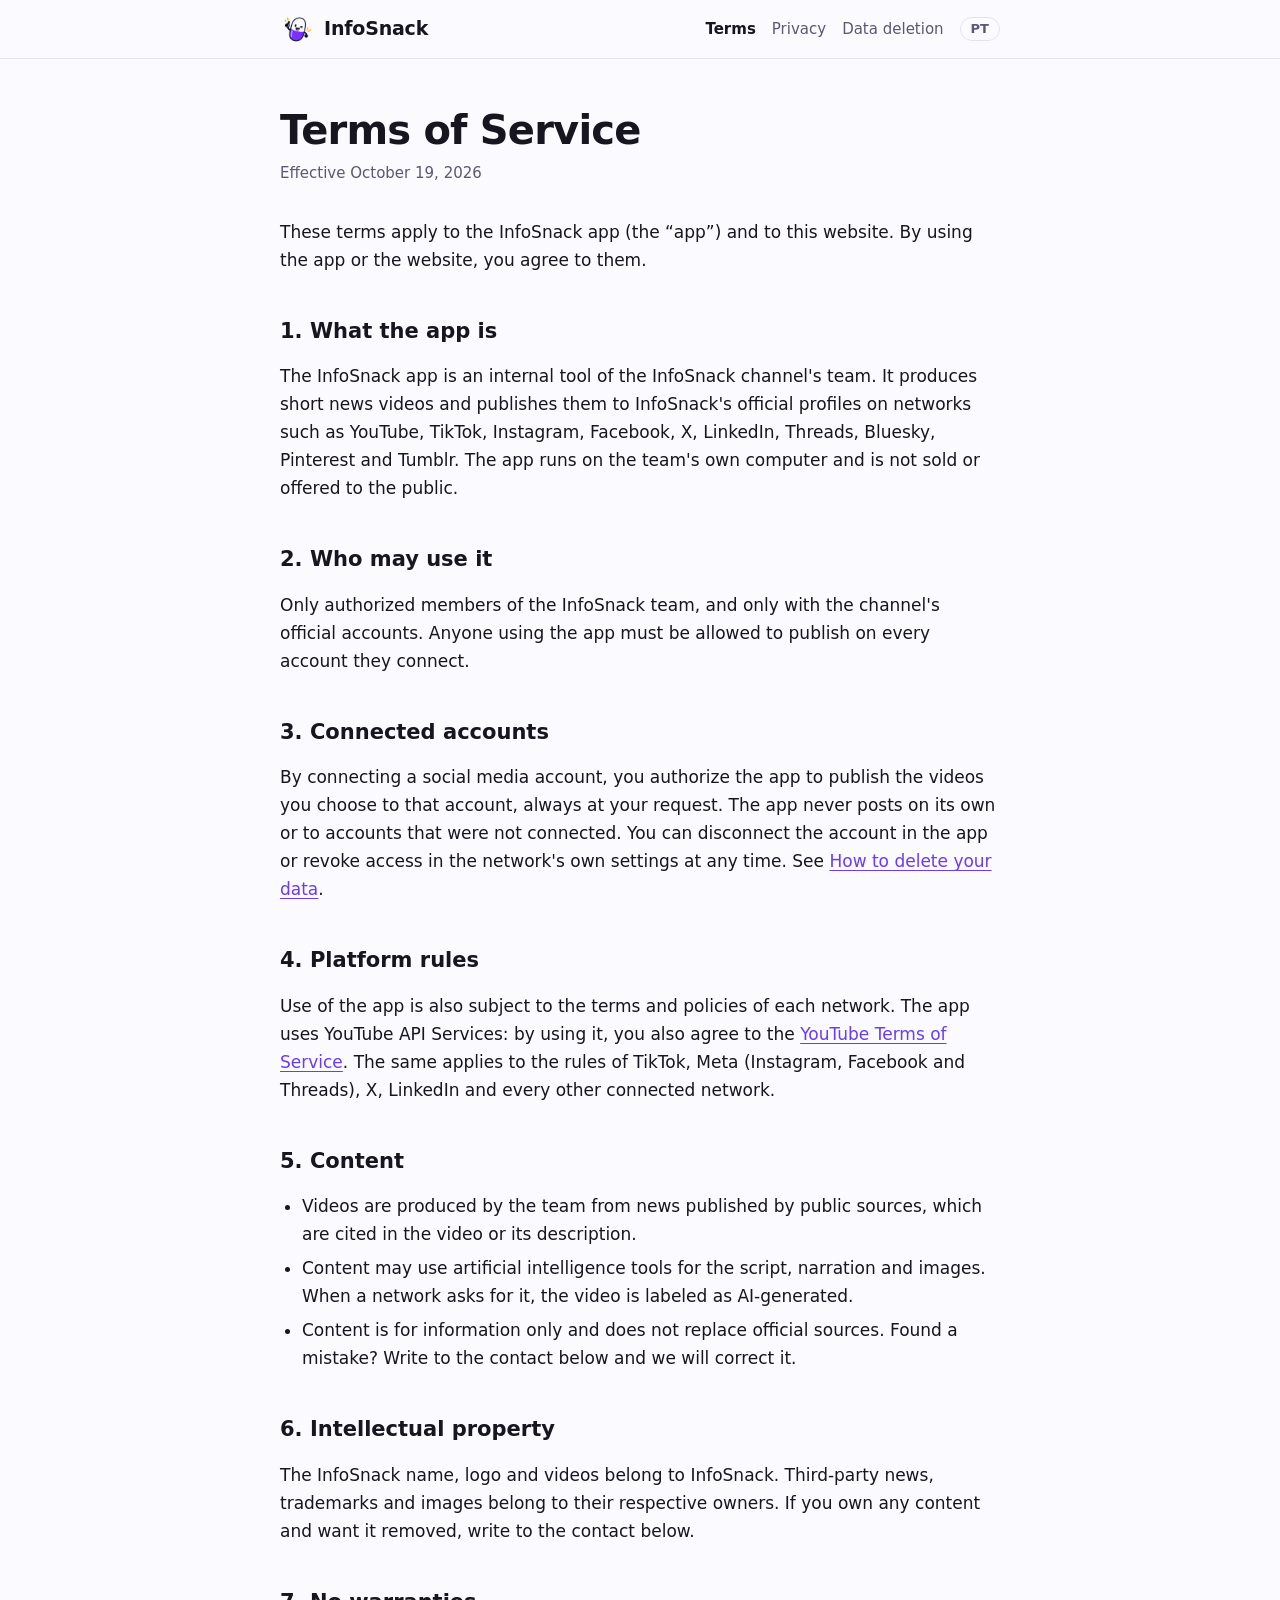
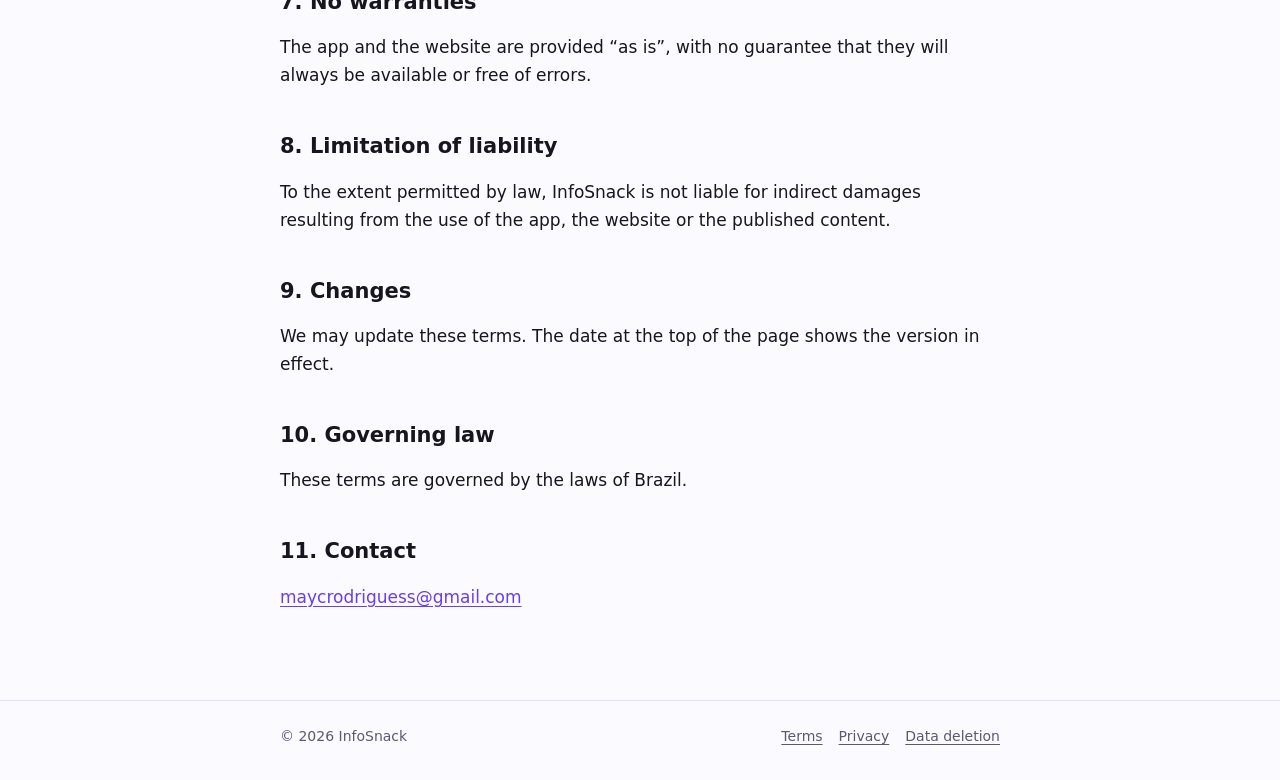
<file: en/terms.html>
<!doctype html>
<html lang="en">
<head>
  <meta charset="utf-8">
  <meta name="viewport" content="width=device-width, initial-scale=1">
  <title>Terms of Service — InfoSnack</title>
  <meta name="description" content="Terms of Service for the InfoSnack app and this website.">
  <link rel="icon" type="image/png" href="../favicon.png">
  <link rel="alternate" hreflang="pt-BR" href="../termos.html">
  <link rel="stylesheet" href="../styles.css">
</head>
<body>
  <header class="top">
    <div class="wrap">
      <a class="brand" href="./"><img src="../logo.png" alt="" width="34" height="34">InfoSnack</a>
      <nav aria-label="Pages">
        <a href="terms.html" aria-current="page">Terms</a>
        <a href="privacy.html">Privacy</a>
        <a href="data-deletion.html">Data deletion</a>
        <a class="lang" href="../termos.html" hreflang="pt-BR" lang="pt-BR">PT</a>
      </nav>
    </div>
  </header>

  <main class="wrap">
    <h1>Terms of Service</h1>
    <p class="meta">Effective October 19, 2026</p>

    <p>These terms apply to the InfoSnack app (the “app”) and to this website. By using the app or the website, you agree to them.</p>

    <h2>1. What the app is</h2>
    <p>The InfoSnack app is an internal tool of the InfoSnack channel's team. It produces short news videos and publishes them to InfoSnack's official profiles on networks such as YouTube, TikTok, Instagram, Facebook, X, LinkedIn, Threads, Bluesky, Pinterest and Tumblr. The app runs on the team's own computer and is not sold or offered to the public.</p>

    <h2>2. Who may use it</h2>
    <p>Only authorized members of the InfoSnack team, and only with the channel's official accounts. Anyone using the app must be allowed to publish on every account they connect.</p>

    <h2>3. Connected accounts</h2>
    <p>By connecting a social media account, you authorize the app to publish the videos you choose to that account, always at your request. The app never posts on its own or to accounts that were not connected. You can disconnect the account in the app or revoke access in the network's own settings at any time. See <a href="data-deletion.html">How to delete your data</a>.</p>

    <h2>4. Platform rules</h2>
    <p>Use of the app is also subject to the terms and policies of each network. The app uses YouTube API Services: by using it, you also agree to the <a href="https://www.youtube.com/t/terms">YouTube Terms of Service</a>. The same applies to the rules of TikTok, Meta (Instagram, Facebook and Threads), X, LinkedIn and every other connected network.</p>

    <h2>5. Content</h2>
    <ul>
      <li>Videos are produced by the team from news published by public sources, which are cited in the video or its description.</li>
      <li>Content may use artificial intelligence tools for the script, narration and images. When a network asks for it, the video is labeled as AI-generated.</li>
      <li>Content is for information only and does not replace official sources. Found a mistake? Write to the contact below and we will correct it.</li>
    </ul>

    <h2>6. Intellectual property</h2>
    <p>The InfoSnack name, logo and videos belong to InfoSnack. Third-party news, trademarks and images belong to their respective owners. If you own any content and want it removed, write to the contact below.</p>

    <h2>7. No warranties</h2>
    <p>The app and the website are provided “as is”, with no guarantee that they will always be available or free of errors.</p>

    <h2>8. Limitation of liability</h2>
    <p>To the extent permitted by law, InfoSnack is not liable for indirect damages resulting from the use of the app, the website or the published content.</p>

    <h2>9. Changes</h2>
    <p>We may update these terms. The date at the top of the page shows the version in effect.</p>

    <h2>10. Governing law</h2>
    <p>These terms are governed by the laws of Brazil.</p>

    <h2>11. Contact</h2>
    <p><a href="mailto:maycrodriguess@gmail.com">maycrodriguess@gmail.com</a></p>
  </main>

  <footer>
    <div class="wrap">
      <span>© 2026 InfoSnack</span>
      <span class="links">
        <a href="terms.html">Terms</a>
        <a href="privacy.html">Privacy</a>
        <a href="data-deletion.html">Data deletion</a>
      </span>
    </div>
  </footer>
</body>
</html>
</file>
<file: styles.css>
:root {
  color-scheme: light dark;
  --bg: #fbfaff;
  --fg: #17151f;
  --muted: #5d5872;
  --line: #e6e2f3;
  --card: #ffffff;
  --accent: #6b3cf0;
  --accent-ink: #ffffff;
  --sun: #ffc21f;
  --logo-bg: transparent;
}

@media (prefers-color-scheme: dark) {
  :root {
    --bg: #0d0b14;
    --fg: #efedf7;
    --muted: #a6a1bc;
    --line: #2a2638;
    --card: #15121f;
    --accent: #a184ff;
    --accent-ink: #120d22;
    --sun: #b8860b;
    /* O contorno do mascote é preto: no tema escuro ele fica sobre um disco claro. */
    --logo-bg: #efeaff;
  }
}

* { box-sizing: border-box; }

html { -webkit-text-size-adjust: 100%; }

body {
  margin: 0;
  background: var(--bg);
  color: var(--fg);
  font: 17px/1.65 system-ui, -apple-system, "Segoe UI", Roboto, "Helvetica Neue", Arial, sans-serif;
}

a { color: var(--accent); text-underline-offset: 3px; }

.wrap { max-width: 760px; margin: 0 auto; padding: 0 20px; }

/* Topo */
.top {
  position: sticky;
  top: 0;
  z-index: 1;
  border-bottom: 1px solid var(--line);
  background: color-mix(in srgb, var(--bg) 88%, transparent);
  backdrop-filter: blur(8px);
  -webkit-backdrop-filter: blur(8px);
}
.top .wrap {
  display: flex;
  flex-wrap: wrap;
  align-items: center;
  justify-content: space-between;
  gap: 8px 20px;
  padding-top: 12px;
  padding-bottom: 12px;
}
.brand {
  display: inline-flex;
  align-items: center;
  gap: 10px;
  color: var(--fg);
  font-size: 19px;
  font-weight: 800;
  letter-spacing: -0.01em;
  text-decoration: none;
}
.brand img { width: 34px; height: 34px; padding: 2px; border-radius: 50%; background: var(--logo-bg); }
nav { display: flex; flex-wrap: wrap; align-items: center; gap: 4px 16px; font-size: 15px; }
nav a { color: var(--muted); text-decoration: none; }
nav a:hover, nav a[aria-current="page"] { color: var(--fg); }
nav a[aria-current="page"] { font-weight: 600; }
nav .lang { border: 1px solid var(--line); border-radius: 999px; padding: 0 10px; font-size: 13px; font-weight: 600; }

/* Conteúdo */
main.wrap { padding-top: 48px; padding-bottom: 72px; overflow-wrap: anywhere; }
h1 { margin: 0 0 8px; font-size: clamp(30px, 6vw, 40px); line-height: 1.15; letter-spacing: -0.02em; }
h2 { margin: 44px 0 8px; font-size: 21px; line-height: 1.3; }
h3 { margin: 0 0 4px; font-size: 17px; }
ul, ol { padding-left: 22px; }
li { margin: 6px 0; }
.meta { margin: 0 0 32px; color: var(--muted); font-size: 15px; }
.note {
  margin: 20px 0;
  padding: 14px 18px;
  border: 1px solid var(--line);
  border-left: 4px solid var(--accent);
  border-radius: 10px;
  background: var(--card);
}
.note p { margin: 0; }

/* Início */
.hero { display: grid; grid-template-columns: 1fr auto; align-items: center; gap: 24px; margin-bottom: 8px; }
.hero h1 { font-size: clamp(36px, 8vw, 56px); line-height: 1.05; }
.hero mark { background: linear-gradient(transparent 60%, var(--sun) 60%); color: inherit; }
.hero img { width: 190px; height: auto; padding: 10px; border-radius: 50%; background: var(--logo-bg); }
.lead { margin: 16px 0 24px; color: var(--muted); font-size: 19px; }
.button {
  display: inline-block;
  padding: 10px 20px;
  border-radius: 999px;
  background: var(--accent);
  color: var(--accent-ink);
  font-weight: 600;
  text-decoration: none;
}
.cards { display: grid; grid-template-columns: repeat(auto-fit, minmax(200px, 1fr)); gap: 14px; margin: 20px 0; }
.card { padding: 16px 18px; border: 1px solid var(--line); border-radius: 14px; background: var(--card); }
.card p { margin: 0; color: var(--muted); font-size: 15px; line-height: 1.55; }
.docs { list-style: none; padding: 0; }
.docs a { font-weight: 600; }

@media (max-width: 560px) {
  .hero { grid-template-columns: 1fr; }
  .hero img { order: -1; width: 120px; }
}

/* Rodapé */
footer { border-top: 1px solid var(--line); color: var(--muted); font-size: 14px; }
footer .wrap { display: flex; flex-wrap: wrap; justify-content: space-between; gap: 8px 20px; padding-top: 24px; padding-bottom: 32px; }
footer a { color: var(--muted); }
footer .links { display: flex; flex-wrap: wrap; gap: 4px 16px; }
</file>
